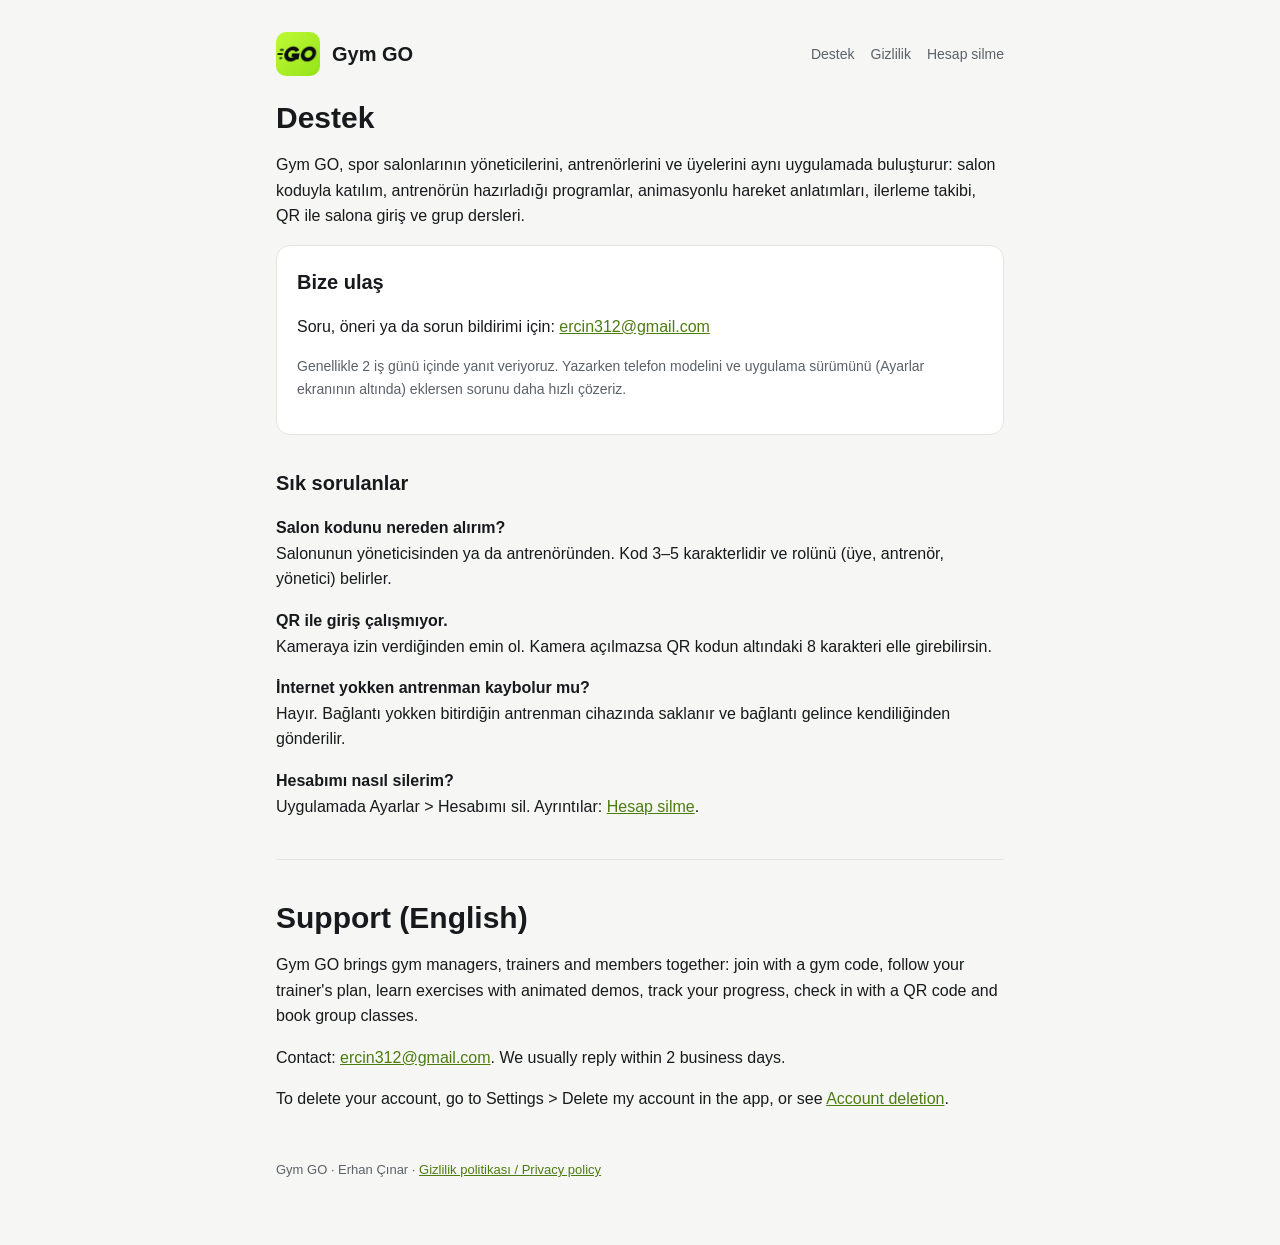
<file: index.html>
<!doctype html>
<html lang="tr">
<head>
<meta charset="utf-8">
<meta name="viewport" content="width=device-width, initial-scale=1">
<title>Gym GO Destek</title>
<meta name="description" content="Gym GO uygulaması için destek ve iletişim.">
<link rel="icon" href="icon.png">
<link rel="stylesheet" href="style.css">
</head>
<body>
<div class="wrap">
  <header>
    <img src="icon.png" alt="">
    <a href="index.html">Gym GO</a>
    <nav>
      <a href="index.html">Destek</a>
      <a href="gizlilik.html">Gizlilik</a>
      <a href="hesap-silme.html">Hesap silme</a>
    </nav>
  </header>

  <h1>Destek</h1>
  <p>Gym GO, spor salonlarının yöneticilerini, antrenörlerini ve üyelerini aynı uygulamada buluşturur: salon koduyla katılım, antrenörün hazırladığı programlar, animasyonlu hareket anlatımları, ilerleme takibi, QR ile salona giriş ve grup dersleri.</p>

  <div class="card">
    <h2 style="margin-top:0">Bize ulaş</h2>
    <p>Soru, öneri ya da sorun bildirimi için: <a href="mailto:ercin312@gmail.com?subject=Gym%20GO%20destek">ercin312@gmail.com</a></p>
    <p class="muted">Genellikle 2 iş günü içinde yanıt veriyoruz. Yazarken telefon modelini ve uygulama sürümünü (Ayarlar ekranının altında) eklersen sorunu daha hızlı çözeriz.</p>
  </div>

  <h2>Sık sorulanlar</h2>
  <p><strong>Salon kodunu nereden alırım?</strong><br>Salonunun yöneticisinden ya da antrenöründen. Kod 3–5 karakterlidir ve rolünü (üye, antrenör, yönetici) belirler.</p>
  <p><strong>QR ile giriş çalışmıyor.</strong><br>Kameraya izin verdiğinden emin ol. Kamera açılmazsa QR kodun altındaki 8 karakteri elle girebilirsin.</p>
  <p><strong>İnternet yokken antrenman kaybolur mu?</strong><br>Hayır. Bağlantı yokken bitirdiğin antrenman cihazında saklanır ve bağlantı gelince kendiliğinden gönderilir.</p>
  <p><strong>Hesabımı nasıl silerim?</strong><br>Uygulamada Ayarlar &gt; Hesabımı sil. Ayrıntılar: <a href="hesap-silme.html">Hesap silme</a>.</p>

  <hr>

  <h1>Support (English)</h1>
  <p>Gym GO brings gym managers, trainers and members together: join with a gym code, follow your trainer's plan, learn exercises with animated demos, track your progress, check in with a QR code and book group classes.</p>
  <p>Contact: <a href="mailto:ercin312@gmail.com?subject=Gym%20GO%20support">ercin312@gmail.com</a>. We usually reply within 2 business days.</p>
  <p>To delete your account, go to Settings &gt; Delete my account in the app, or see <a href="hesap-silme.html#en">Account deletion</a>.</p>

  <footer>Gym GO · Erhan Çınar · <a href="gizlilik.html">Gizlilik politikası / Privacy policy</a></footer>
</div>
</body>
</html>
</file>
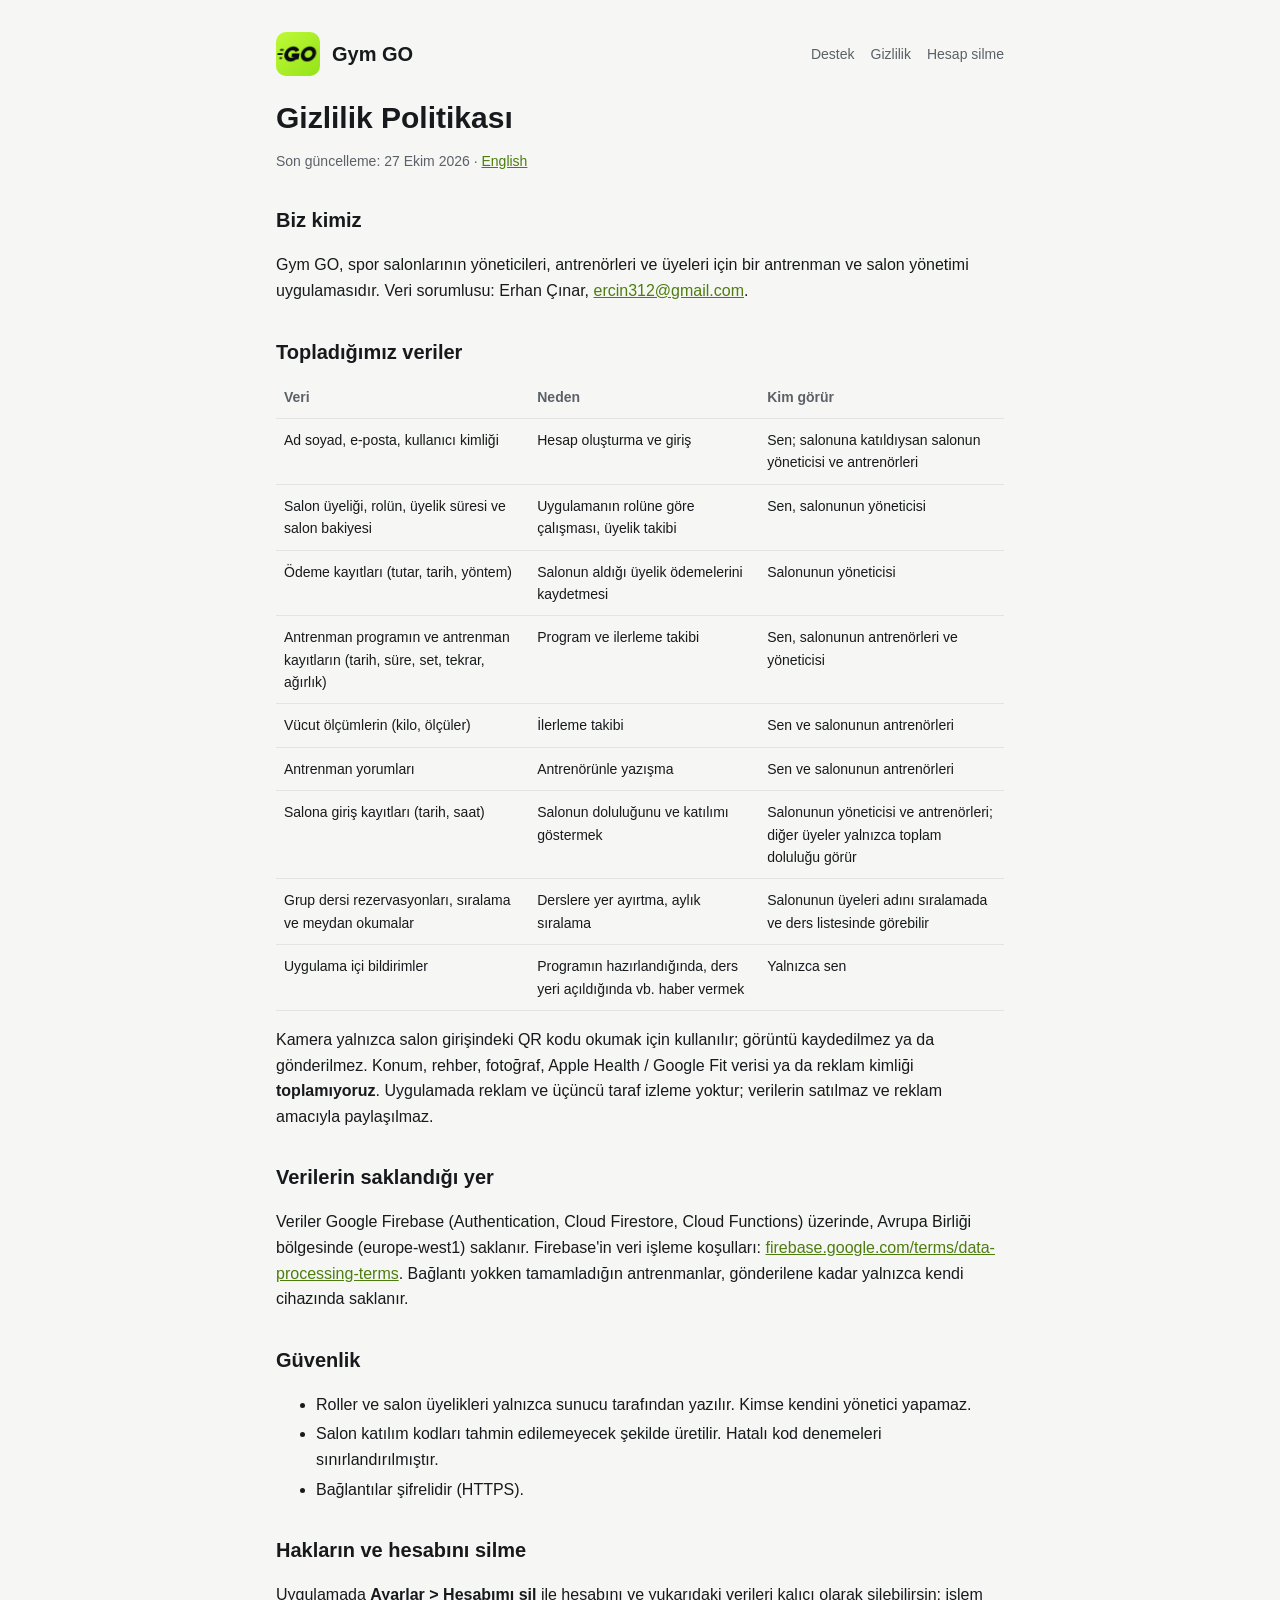
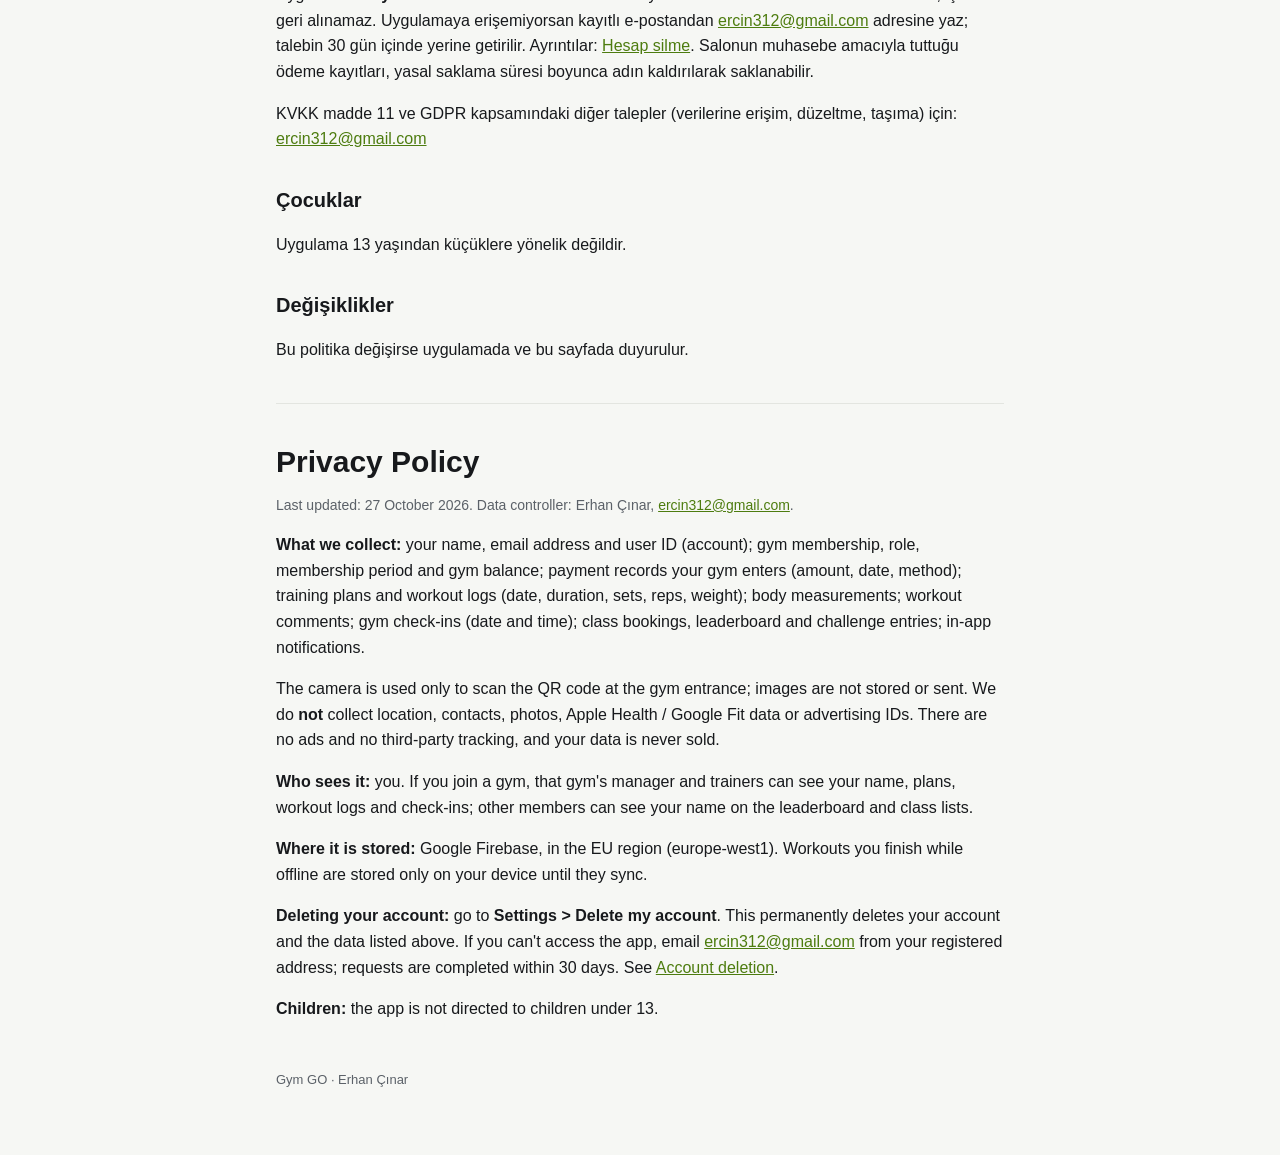
<file: gizlilik.html>
<!doctype html>
<html lang="tr">
<head>
<meta charset="utf-8">
<meta name="viewport" content="width=device-width, initial-scale=1">
<title>Gym GO Gizlilik Politikası</title>
<meta name="description" content="Gym GO gizlilik politikası: hangi verileri neden topladığımız ve nasıl silebileceğin.">
<link rel="icon" href="icon.png">
<link rel="stylesheet" href="style.css">
</head>
<body>
<div class="wrap">
  <header>
    <img src="icon.png" alt="">
    <a href="index.html">Gym GO</a>
    <nav>
      <a href="index.html">Destek</a>
      <a href="gizlilik.html">Gizlilik</a>
      <a href="hesap-silme.html">Hesap silme</a>
    </nav>
  </header>

  <h1>Gizlilik Politikası</h1>
  <p class="muted">Son güncelleme: 27 Ekim 2026 · <a href="#en">English</a></p>

  <h2>Biz kimiz</h2>
  <p>Gym GO, spor salonlarının yöneticileri, antrenörleri ve üyeleri için bir antrenman ve salon yönetimi uygulamasıdır. Veri sorumlusu: Erhan Çınar, <a href="mailto:ercin312@gmail.com">ercin312@gmail.com</a>.</p>

  <h2>Topladığımız veriler</h2>
  <div class="table-wrap">
  <table>
    <tr><th>Veri</th><th>Neden</th><th>Kim görür</th></tr>
    <tr><td>Ad soyad, e-posta, kullanıcı kimliği</td><td>Hesap oluşturma ve giriş</td><td>Sen; salonuna katıldıysan salonun yöneticisi ve antrenörleri</td></tr>
    <tr><td>Salon üyeliği, rolün, üyelik süresi ve salon bakiyesi</td><td>Uygulamanın rolüne göre çalışması, üyelik takibi</td><td>Sen, salonunun yöneticisi</td></tr>
    <tr><td>Ödeme kayıtları (tutar, tarih, yöntem)</td><td>Salonun aldığı üyelik ödemelerini kaydetmesi</td><td>Salonunun yöneticisi</td></tr>
    <tr><td>Antrenman programın ve antrenman kayıtların (tarih, süre, set, tekrar, ağırlık)</td><td>Program ve ilerleme takibi</td><td>Sen, salonunun antrenörleri ve yöneticisi</td></tr>
    <tr><td>Vücut ölçümlerin (kilo, ölçüler)</td><td>İlerleme takibi</td><td>Sen ve salonunun antrenörleri</td></tr>
    <tr><td>Antrenman yorumları</td><td>Antrenörünle yazışma</td><td>Sen ve salonunun antrenörleri</td></tr>
    <tr><td>Salona giriş kayıtları (tarih, saat)</td><td>Salonun doluluğunu ve katılımı göstermek</td><td>Salonunun yöneticisi ve antrenörleri; diğer üyeler yalnızca toplam doluluğu görür</td></tr>
    <tr><td>Grup dersi rezervasyonları, sıralama ve meydan okumalar</td><td>Derslere yer ayırtma, aylık sıralama</td><td>Salonunun üyeleri adını sıralamada ve ders listesinde görebilir</td></tr>
    <tr><td>Uygulama içi bildirimler</td><td>Programın hazırlandığında, ders yeri açıldığında vb. haber vermek</td><td>Yalnızca sen</td></tr>
  </table>
  </div>
  <p>Kamera yalnızca salon girişindeki QR kodu okumak için kullanılır; görüntü kaydedilmez ya da gönderilmez. Konum, rehber, fotoğraf, Apple Health / Google Fit verisi ya da reklam kimliği <strong>toplamıyoruz</strong>. Uygulamada reklam ve üçüncü taraf izleme yoktur; verilerin satılmaz ve reklam amacıyla paylaşılmaz.</p>

  <h2>Verilerin saklandığı yer</h2>
  <p>Veriler Google Firebase (Authentication, Cloud Firestore, Cloud Functions) üzerinde, Avrupa Birliği bölgesinde (europe-west1) saklanır. Firebase'in veri işleme koşulları: <a href="https://firebase.google.com/terms/data-processing-terms">firebase.google.com/terms/data-processing-terms</a>. Bağlantı yokken tamamladığın antrenmanlar, gönderilene kadar yalnızca kendi cihazında saklanır.</p>

  <h2>Güvenlik</h2>
  <ul>
    <li>Roller ve salon üyelikleri yalnızca sunucu tarafından yazılır. Kimse kendini yönetici yapamaz.</li>
    <li>Salon katılım kodları tahmin edilemeyecek şekilde üretilir. Hatalı kod denemeleri sınırlandırılmıştır.</li>
    <li>Bağlantılar şifrelidir (HTTPS).</li>
  </ul>

  <h2>Hakların ve hesabını silme</h2>
  <p>Uygulamada <strong>Ayarlar &gt; Hesabımı sil</strong> ile hesabını ve yukarıdaki verileri kalıcı olarak silebilirsin; işlem geri alınamaz. Uygulamaya erişemiyorsan kayıtlı e-postandan <a href="mailto:ercin312@gmail.com">ercin312@gmail.com</a> adresine yaz; talebin 30 gün içinde yerine getirilir. Ayrıntılar: <a href="hesap-silme.html">Hesap silme</a>. Salonun muhasebe amacıyla tuttuğu ödeme kayıtları, yasal saklama süresi boyunca adın kaldırılarak saklanabilir.</p>
  <p>KVKK madde 11 ve GDPR kapsamındaki diğer talepler (verilerine erişim, düzeltme, taşıma) için: <a href="mailto:ercin312@gmail.com">ercin312@gmail.com</a></p>

  <h2>Çocuklar</h2>
  <p>Uygulama 13 yaşından küçüklere yönelik değildir.</p>

  <h2>Değişiklikler</h2>
  <p>Bu politika değişirse uygulamada ve bu sayfada duyurulur.</p>

  <hr id="en">

  <h1>Privacy Policy</h1>
  <p class="muted">Last updated: 27 October 2026. Data controller: Erhan Çınar, <a href="mailto:ercin312@gmail.com">ercin312@gmail.com</a>.</p>
  <p><strong>What we collect:</strong> your name, email address and user ID (account); gym membership, role, membership period and gym balance; payment records your gym enters (amount, date, method); training plans and workout logs (date, duration, sets, reps, weight); body measurements; workout comments; gym check-ins (date and time); class bookings, leaderboard and challenge entries; in-app notifications.</p>
  <p>The camera is used only to scan the QR code at the gym entrance; images are not stored or sent. We do <strong>not</strong> collect location, contacts, photos, Apple Health / Google Fit data or advertising IDs. There are no ads and no third-party tracking, and your data is never sold.</p>
  <p><strong>Who sees it:</strong> you. If you join a gym, that gym's manager and trainers can see your name, plans, workout logs and check-ins; other members can see your name on the leaderboard and class lists.</p>
  <p><strong>Where it is stored:</strong> Google Firebase, in the EU region (europe-west1). Workouts you finish while offline are stored only on your device until they sync.</p>
  <p><strong>Deleting your account:</strong> go to <strong>Settings &gt; Delete my account</strong>. This permanently deletes your account and the data listed above. If you can't access the app, email <a href="mailto:ercin312@gmail.com">ercin312@gmail.com</a> from your registered address; requests are completed within 30 days. See <a href="hesap-silme.html#en">Account deletion</a>.</p>
  <p><strong>Children:</strong> the app is not directed to children under 13.</p>

  <footer>Gym GO · Erhan Çınar</footer>
</div>
</body>
</html>
</file>
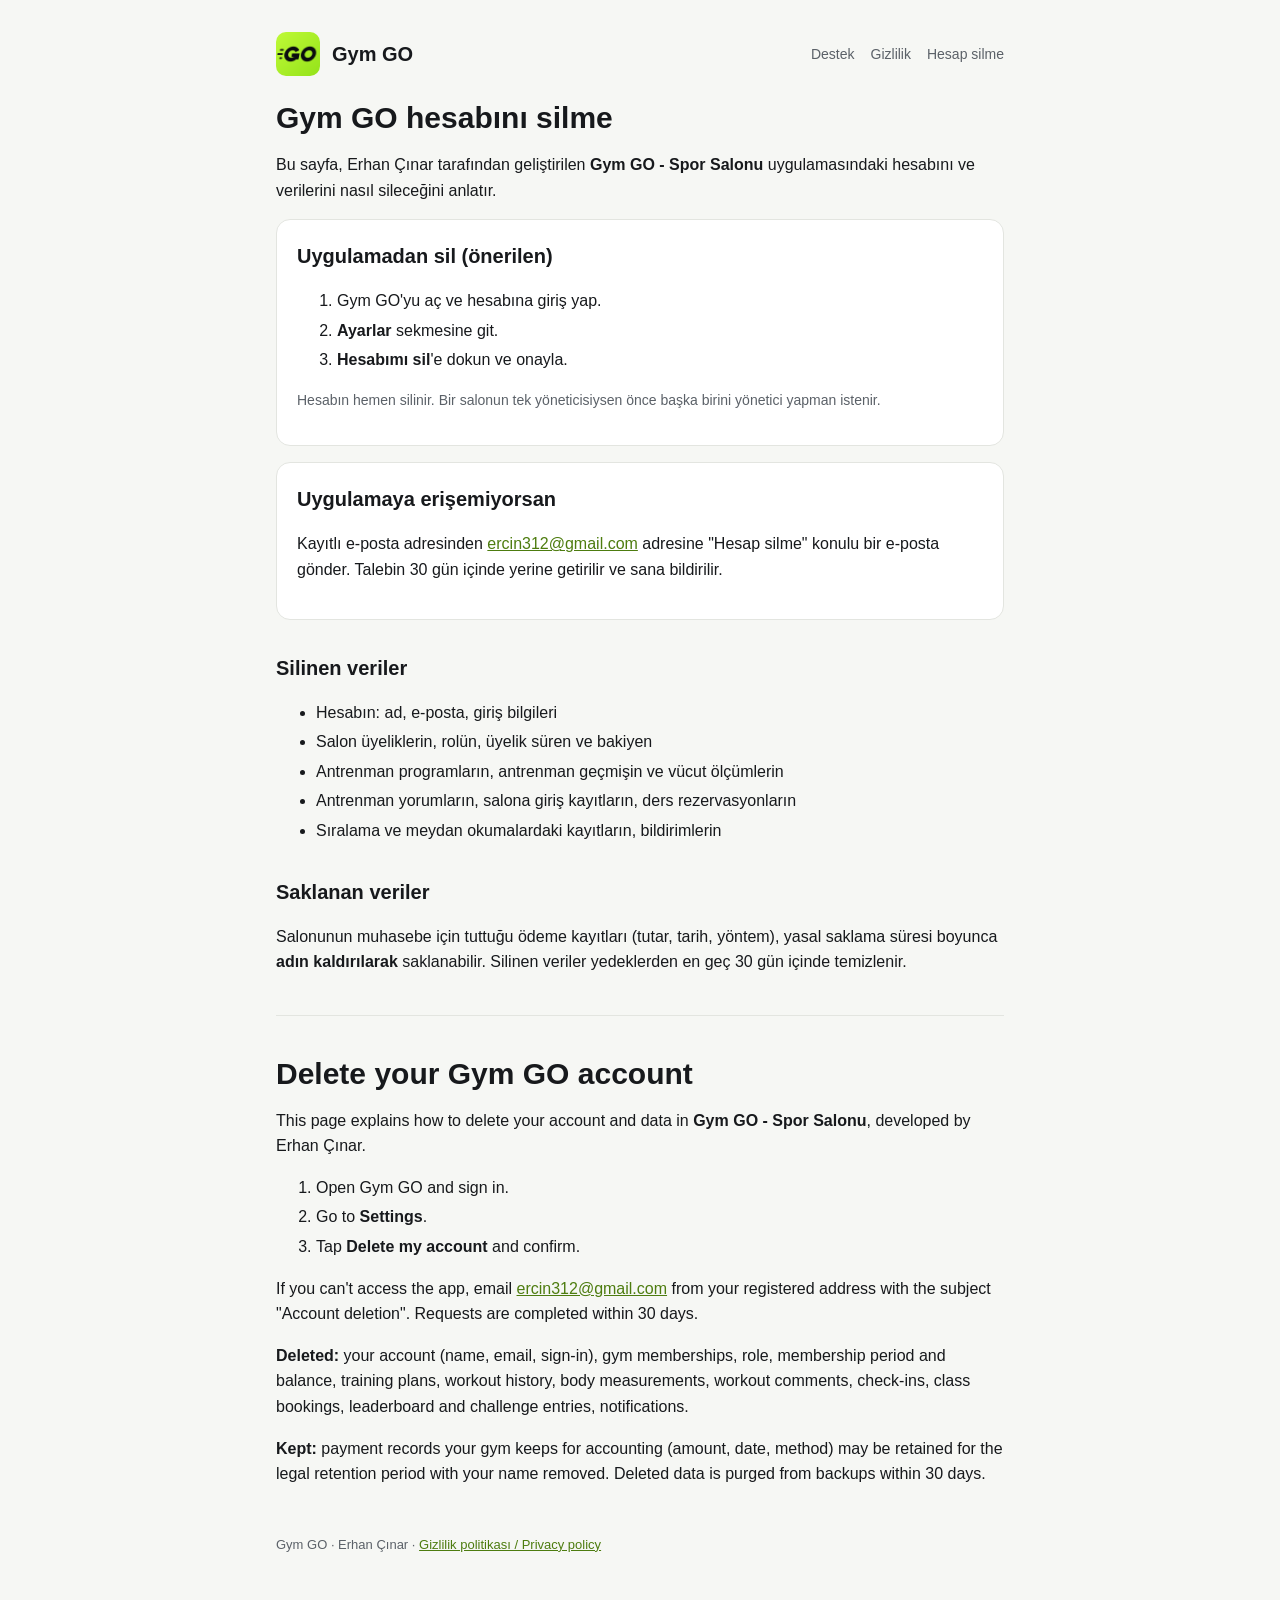
<file: hesap-silme.html>
<!doctype html>
<html lang="tr">
<head>
<meta charset="utf-8">
<meta name="viewport" content="width=device-width, initial-scale=1">
<title>Gym GO Hesap Silme</title>
<meta name="description" content="Gym GO hesabını ve verilerini silme.">
<link rel="icon" href="icon.png">
<link rel="stylesheet" href="style.css">
</head>
<body>
<div class="wrap">
  <header>
    <img src="icon.png" alt="">
    <a href="index.html">Gym GO</a>
    <nav>
      <a href="index.html">Destek</a>
      <a href="gizlilik.html">Gizlilik</a>
      <a href="hesap-silme.html">Hesap silme</a>
    </nav>
  </header>

  <h1>Gym GO hesabını silme</h1>
  <p>Bu sayfa, Erhan Çınar tarafından geliştirilen <strong>Gym GO - Spor Salonu</strong> uygulamasındaki hesabını ve verilerini nasıl sileceğini anlatır.</p>

  <div class="card">
    <h2 style="margin-top:0">Uygulamadan sil (önerilen)</h2>
    <ol>
      <li>Gym GO'yu aç ve hesabına giriş yap.</li>
      <li><strong>Ayarlar</strong> sekmesine git.</li>
      <li><strong>Hesabımı sil</strong>'e dokun ve onayla.</li>
    </ol>
    <p class="muted">Hesabın hemen silinir. Bir salonun tek yöneticisiysen önce başka birini yönetici yapman istenir.</p>
  </div>

  <div class="card">
    <h2 style="margin-top:0">Uygulamaya erişemiyorsan</h2>
    <p>Kayıtlı e-posta adresinden <a href="mailto:ercin312@gmail.com?subject=Gym%20GO%20hesap%20silme">ercin312@gmail.com</a> adresine "Hesap silme" konulu bir e-posta gönder. Talebin 30 gün içinde yerine getirilir ve sana bildirilir.</p>
  </div>

  <h2>Silinen veriler</h2>
  <ul>
    <li>Hesabın: ad, e-posta, giriş bilgileri</li>
    <li>Salon üyeliklerin, rolün, üyelik süren ve bakiyen</li>
    <li>Antrenman programların, antrenman geçmişin ve vücut ölçümlerin</li>
    <li>Antrenman yorumların, salona giriş kayıtların, ders rezervasyonların</li>
    <li>Sıralama ve meydan okumalardaki kayıtların, bildirimlerin</li>
  </ul>

  <h2>Saklanan veriler</h2>
  <p>Salonunun muhasebe için tuttuğu ödeme kayıtları (tutar, tarih, yöntem), yasal saklama süresi boyunca <strong>adın kaldırılarak</strong> saklanabilir. Silinen veriler yedeklerden en geç 30 gün içinde temizlenir.</p>

  <hr id="en">

  <h1>Delete your Gym GO account</h1>
  <p>This page explains how to delete your account and data in <strong>Gym GO - Spor Salonu</strong>, developed by Erhan Çınar.</p>
  <ol>
    <li>Open Gym GO and sign in.</li>
    <li>Go to <strong>Settings</strong>.</li>
    <li>Tap <strong>Delete my account</strong> and confirm.</li>
  </ol>
  <p>If you can't access the app, email <a href="mailto:ercin312@gmail.com?subject=Gym%20GO%20account%20deletion">ercin312@gmail.com</a> from your registered address with the subject "Account deletion". Requests are completed within 30 days.</p>
  <p><strong>Deleted:</strong> your account (name, email, sign-in), gym memberships, role, membership period and balance, training plans, workout history, body measurements, workout comments, check-ins, class bookings, leaderboard and challenge entries, notifications.</p>
  <p><strong>Kept:</strong> payment records your gym keeps for accounting (amount, date, method) may be retained for the legal retention period with your name removed. Deleted data is purged from backups within 30 days.</p>

  <footer>Gym GO · Erhan Çınar · <a href="gizlilik.html">Gizlilik politikası / Privacy policy</a></footer>
</div>
</body>
</html>
</file>
<file: style.css>
:root {
  --bg: #f6f7f4;
  --card: #ffffff;
  --text: #17191c;
  --muted: #5b6168;
  --line: #e3e5e0;
  --accent: #4d7c0f;
  --accent-bg: #ecf6d9;
}
@media (prefers-color-scheme: dark) {
  :root {
    --bg: #101214;
    --card: #181b1f;
    --text: #eceef0;
    --muted: #a2a8ae;
    --line: #2a2e33;
    --accent: #b5e65a;
    --accent-bg: #1f2a12;
  }
}
* { box-sizing: border-box; }
body {
  margin: 0;
  background: var(--bg);
  color: var(--text);
  font: 16px/1.6 -apple-system, BlinkMacSystemFont, "Segoe UI", Roboto, sans-serif;
}
.wrap { max-width: 760px; margin: 0 auto; padding: 32px 16px 64px; }
header { display: flex; align-items: center; gap: 12px; margin-bottom: 24px; }
header img { width: 44px; height: 44px; border-radius: 10px; }
header a { color: inherit; text-decoration: none; font-weight: 700; font-size: 20px; }
nav { margin-left: auto; display: flex; gap: 16px; font-size: 14px; flex-wrap: wrap; }
nav a { color: var(--muted); font-weight: 500; font-size: 14px; }
h1 { font-size: 30px; line-height: 1.2; margin: 0 0 8px; }
h2 { font-size: 20px; margin: 32px 0 8px; }
p, li { color: var(--text); }
.muted { color: var(--muted); font-size: 14px; }
a { color: var(--accent); }
.card { background: var(--card); border: 1px solid var(--line); border-radius: 14px; padding: 20px; margin: 16px 0; }
.note { background: var(--accent-bg); border-radius: 12px; padding: 14px 16px; }
table { width: 100%; border-collapse: collapse; font-size: 14px; }
th, td { text-align: left; padding: 10px 8px; border-bottom: 1px solid var(--line); vertical-align: top; }
th { color: var(--muted); font-weight: 600; }
.table-wrap { overflow-x: auto; }
ol li, ul li { margin: 4px 0; }
hr { border: 0; border-top: 1px solid var(--line); margin: 40px 0; }
footer { margin-top: 48px; color: var(--muted); font-size: 13px; }
</file>
